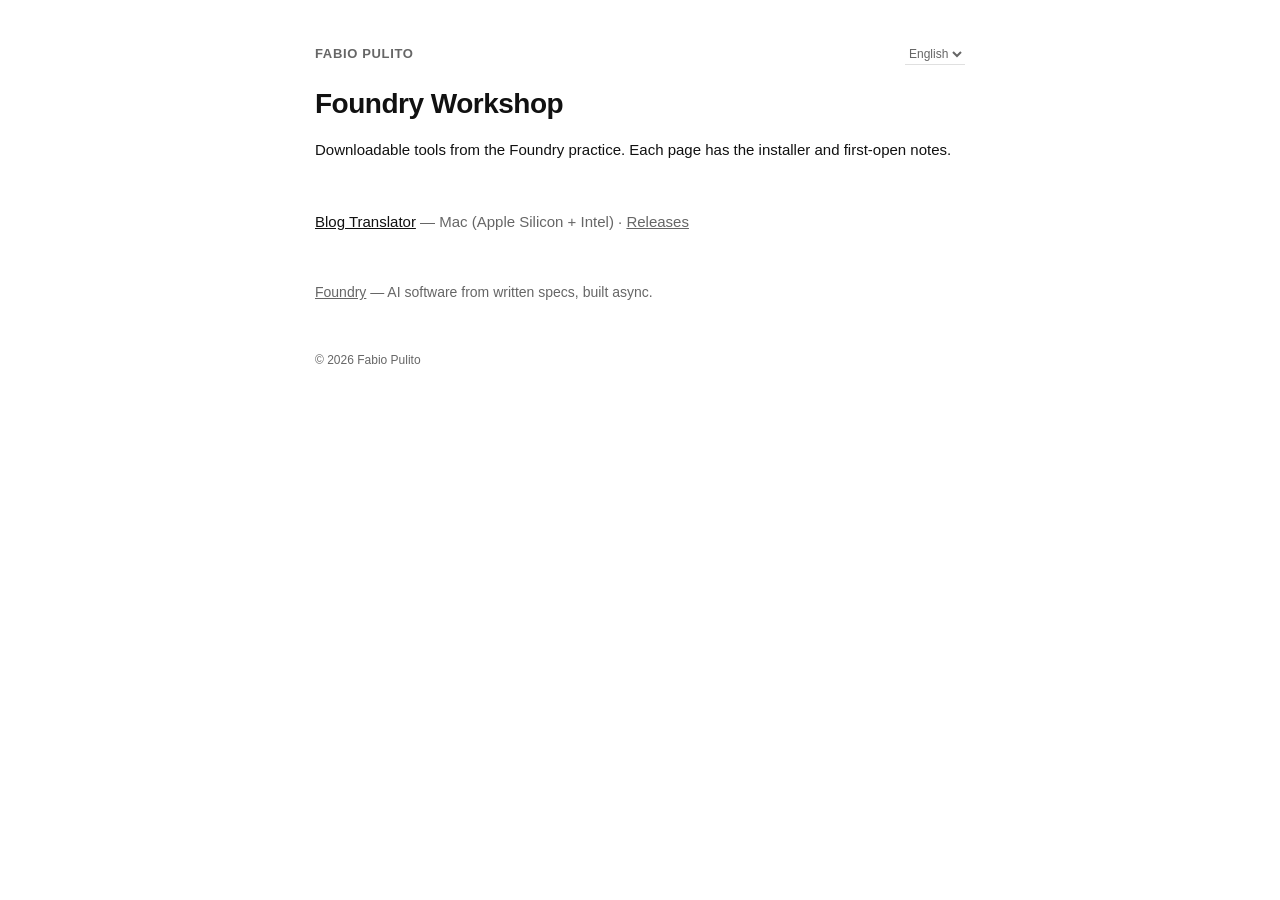
<file: index.html>
<!DOCTYPE html>
<html>
<head>
  <meta charset="utf-8" />
  <meta http-equiv="refresh" content="0; url=./en/" />
  <script>window.location.replace("./en/");</script>
  <title>Foundry Workshop</title>
</head>
<body></body>
</html>
</file>
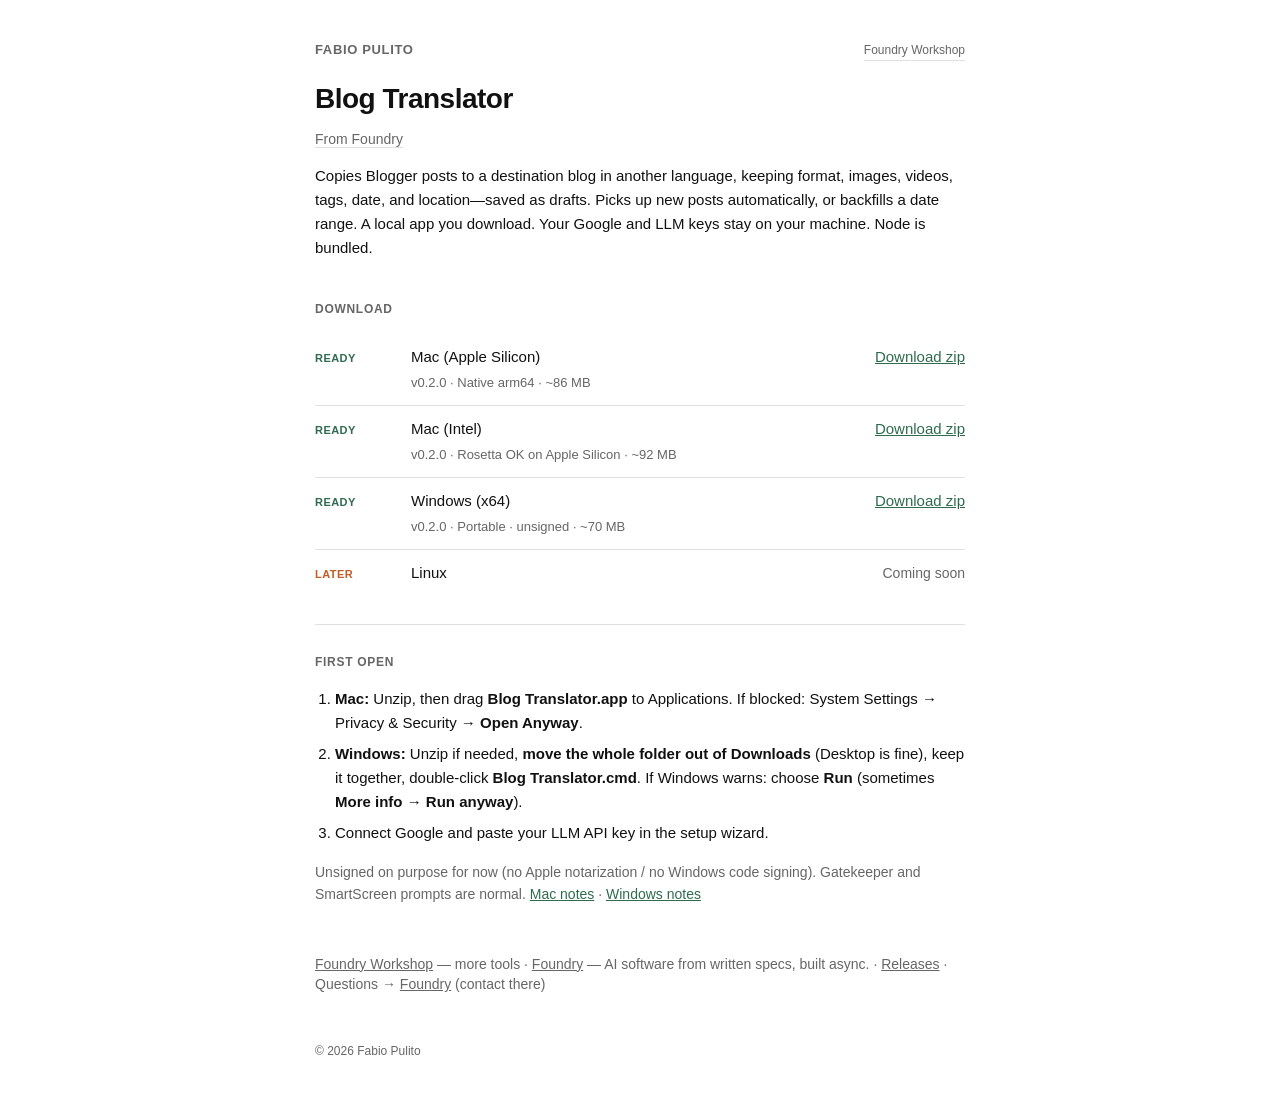
<file: blog-translator/index.html>
<!DOCTYPE html>
<html lang="en">
<head>
  <meta charset="UTF-8" />
  <meta name="viewport" content="width=device-width, initial-scale=1.0" />
  <title>Fabio Pulito — Blog Translator</title>
  <meta name="description" content="Copy Blogger posts to a destination blog in another language, keeping format, media, tags, date, and location—as drafts." />
  <meta name="author" content="Fabio Pulito" />
  <meta name="robots" content="index, follow" />
  <link rel="canonical" href="https://workshop.fabiopulito.com/blog-translator/" />
  <meta property="og:site_name" content="Foundry Workshop" />
  <meta name="application-name" content="Foundry Workshop" />
  <script type="application/ld+json">
  {
    "@context": "https://schema.org",
    "@type": "WebSite",
    "name": "Foundry Workshop",
    "url": "https://workshop.fabiopulito.com/en/"
  }
  </script>
  <link rel="stylesheet" href="styles.css" />
</head>
<body>
  <div class="container">
    <header>
      <div class="top-bar">
        <span class="site-name">Fabio Pulito</span>
        <a class="workshop-link" href="https://workshop.fabiopulito.com/en/">Foundry Workshop</a>
      </div>
      <h1>Blog Translator</h1>
      <p class="byline"><a href="https://foundry.fabiopulito.com/en/">From Foundry</a></p>
      <p class="lede">
        Copies Blogger posts to a destination blog in another language, keeping format, images, videos, tags, date, and location—saved as drafts.
        Picks up new posts automatically, or backfills a date range.
        A local app you download. Your Google and LLM keys stay on your machine. Node is bundled.
      </p>
    </header>

    <section class="body-section" aria-labelledby="download-title">
      <div class="section-title" id="download-title">Download</div>
      <ul class="platform-list">
        <li>
          <span class="status ready">Ready</span>
          <span class="name">Mac (Apple Silicon)</span>
          <a class="link" href="https://github.com/pulfabio/blog-translator-downloads/releases/download/v0.2.0/Blog-Translator-mac-arm64.zip">Download zip</a>
          <p class="note">v0.2.0 · Native arm64 · ~86&nbsp;MB<span class="dl-count" data-asset="Blog-Translator-mac-arm64.zip" hidden></span></p>
        </li>
        <li>
          <span class="status ready">Ready</span>
          <span class="name">Mac (Intel)</span>
          <a class="link" href="https://github.com/pulfabio/blog-translator-downloads/releases/download/v0.2.0/Blog-Translator-mac-x64.zip">Download zip</a>
          <p class="note">v0.2.0 · Rosetta OK on Apple Silicon · ~92&nbsp;MB<span class="dl-count" data-asset="Blog-Translator-mac-x64.zip" hidden></span></p>
        </li>
        <li>
          <span class="status ready">Ready</span>
          <span class="name">Windows (x64)</span>
          <a class="link" href="https://github.com/pulfabio/blog-translator-downloads/releases/download/v0.2.0/Blog-Translator-win-x64.zip">Download zip</a>
          <p class="note">v0.2.0 · Portable · unsigned · ~70&nbsp;MB<span class="dl-count" data-asset="Blog-Translator-win-x64.zip" hidden></span></p>
        </li>
        <li>
          <span class="status soon">Later</span>
          <span class="name">Linux</span>
          <span class="muted">Coming soon</span>
        </li>
      </ul>
    </section>

    <hr />

    <section class="body-section" aria-labelledby="setup-title">
      <div class="section-title" id="setup-title">First open</div>
      <ol>
        <li><strong>Mac:</strong> Unzip, then drag <strong>Blog Translator.app</strong> to Applications. If blocked: System Settings → Privacy &amp; Security → <strong>Open Anyway</strong>.</li>
        <li><strong>Windows:</strong> Unzip if needed, <strong>move the whole folder out of Downloads</strong> (Desktop is fine), keep it together, double‑click <strong>Blog Translator.cmd</strong>. If Windows warns: choose <strong>Run</strong> (sometimes <strong>More info</strong> → <strong>Run anyway</strong>).</li>
        <li>Connect Google and paste your LLM API key in the setup wizard.</li>
      </ol>
      <p class="muted">
        Unsigned on purpose for now (no Apple notarization / no Windows code signing). Gatekeeper and SmartScreen prompts are normal.
        <a href="https://github.com/pulfabio/blog-translator-downloads/releases/download/v0.2.0/First-Open-Mac.txt">Mac notes</a>
        ·
        <a href="https://github.com/pulfabio/blog-translator-downloads/releases/download/v0.2.0/First-Open-Windows.txt">Windows notes</a>
      </p>
    </section>

    <footer>
      <a href="https://workshop.fabiopulito.com/en/">Foundry Workshop</a>
      — more tools
      ·
      <a href="https://foundry.fabiopulito.com/en/">Foundry</a>
      — AI software from written specs, built async.
      ·
      <a href="https://github.com/pulfabio/blog-translator-downloads/releases">Releases</a>
      ·
      Questions →
      <a href="https://foundry.fabiopulito.com/en/">Foundry</a>
      (contact there)
    </footer>

    <p class="copyright">© 2026 Fabio Pulito</p>
  </div>

  <script>
  (function () {
    // Sum download_count for the same asset name across every release tag,
    // so totals survive version bumps (v0.1.0 + v0.2.0 + …).
    // Note: GitHub still resets a single asset to 0 if you --clobber it on the
    // same tag — always ship a new tag instead of replacing in place.
    var API = "https://api.github.com/repos/pulfabio/blog-translator-downloads/releases?per_page=100";
    var CACHE_KEY = "bt-dl-counts-all";
    var CACHE_MS = 60 * 60 * 1000;
    var nodes = document.querySelectorAll(".dl-count[data-asset]");
    if (!nodes.length) return;

    function label(n) {
      return n === 1 ? "1 download" : n + " downloads";
    }

    function apply(counts) {
      nodes.forEach(function (el) {
        var name = el.getAttribute("data-asset");
        if (!counts || typeof counts[name] !== "number") return;
        el.textContent = " · " + label(counts[name]);
        el.hidden = false;
      });
    }

    function fromCache() {
      try {
        var raw = sessionStorage.getItem(CACHE_KEY);
        if (!raw) return null;
        var parsed = JSON.parse(raw);
        if (!parsed || !parsed.at || Date.now() - parsed.at > CACHE_MS) return null;
        return parsed.counts;
      } catch (e) {
        return null;
      }
    }

    function toCache(counts) {
      try {
        sessionStorage.setItem(CACHE_KEY, JSON.stringify({ at: Date.now(), counts: counts }));
      } catch (e) { /* ignore */ }
    }

    function sumCounts(releases) {
      var counts = {};
      (releases || []).forEach(function (rel) {
        (rel.assets || []).forEach(function (a) {
          if (!a || !a.name) return;
          counts[a.name] = (counts[a.name] || 0) + (a.download_count || 0);
        });
      });
      return counts;
    }

    var cached = fromCache();
    if (cached) {
      apply(cached);
      return;
    }

    fetch(API, { headers: { Accept: "application/vnd.github+json" } })
      .then(function (r) {
        if (!r.ok) throw new Error("api " + r.status);
        return r.json();
      })
      .then(function (data) {
        var counts = sumCounts(data);
        toCache(counts);
        apply(counts);
      })
      .catch(function () { /* leave rows unchanged */ });
  })();
  </script>
</body>
</html>
</file>
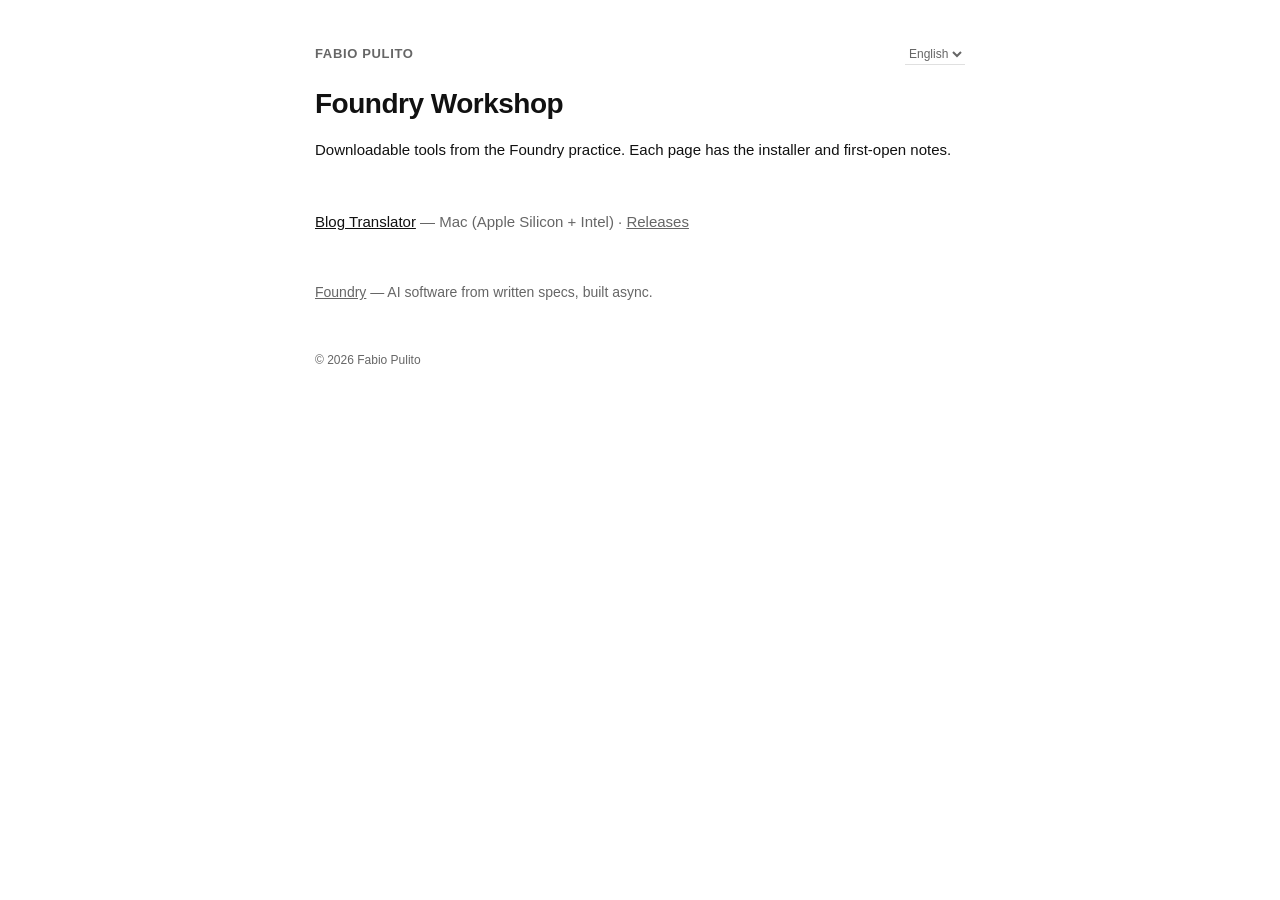
<file: en/index.html>
<!DOCTYPE html>
<html lang="en">
<head>
  <meta charset="UTF-8" />
  <meta name="viewport" content="width=device-width, initial-scale=1.0" />
  <title>Fabio Pulito — Foundry Workshop</title>
  <meta name="description" content="Foundry Workshop — downloadable tools. AI software from written specs, built async." />
  <meta name="author" content="Fabio Pulito" />
  <meta name="robots" content="index, follow" />
  <link rel="canonical" href="https://workshop.fabiopulito.com/en/" />
  <link rel="alternate" hreflang="en" href="https://workshop.fabiopulito.com/en/" />
  <link rel="alternate" hreflang="it" href="https://workshop.fabiopulito.com/it/" />
  <link rel="alternate" hreflang="x-default" href="https://workshop.fabiopulito.com/en/" />
  <meta property="og:site_name" content="Foundry Workshop" />
  <meta name="application-name" content="Foundry Workshop" />
  <script type="application/ld+json">
  {
    "@context": "https://schema.org",
    "@type": "Person",
    "name": "Fabio Pulito",
    "url": "https://workshop.fabiopulito.com/en/",
    "jobTitle": "Independent software developer",
    "description": "Foundry Workshop — downloadable tools. AI software from written specs, built async.",
    "sameAs": [
      "https://www.linkedin.com/in/fabio-pulito-9b7bb15/",
      "https://fabiopulito.com/",
      "https://english.fabiopulito.com/",
      "https://foundry.fabiopulito.com/en/",
      "https://systemic.fabiopulito.com/en/"
    ]
  }
  </script>
  <script type="application/ld+json">
  {
    "@context": "https://schema.org",
    "@type": "WebSite",
    "name": "Foundry Workshop",
    "alternateName": "Officina Foundry",
    "url": "https://workshop.fabiopulito.com/en/"
  }
  </script>
  <style>
    :root {
      --bg-color: #ffffff;
      --text-color: #111111;
      --accent-muted: #666666;
      --border-color: #e0e0e0;
    }

    body {
      font-family: -apple-system, BlinkMacSystemFont, "Segoe UI", Roboto, Helvetica, Arial, sans-serif;
      background-color: var(--bg-color);
      color: var(--text-color);
      line-height: 1.6;
      margin: 0;
      padding: 40px 20px;
    }

    .container {
      max-width: 650px;
      margin: 0 auto;
    }

    header {
      margin-bottom: 48px;
    }

    .top-bar {
      display: flex;
      justify-content: space-between;
      align-items: baseline;
      gap: 12px;
      margin-bottom: 4px;
    }

    .site-name {
      font-weight: 600;
      letter-spacing: 0.05em;
      text-transform: uppercase;
      font-size: 13px;
      color: var(--accent-muted);
    }

    .lang-switch select {
      font-family: inherit;
      font-size: 12px;
      font-weight: 500;
      color: var(--accent-muted);
      background-color: transparent;
      border: none;
      border-bottom: 1px solid var(--border-color);
      border-radius: 0;
      padding: 2px 0;
      cursor: pointer;
      max-width: 9.5em;
    }

    .lang-switch select:hover,
    .lang-switch select:focus {
      color: var(--text-color);
      border-bottom-color: var(--text-color);
      outline: none;
    }

    h1 {
      font-size: 28px;
      font-weight: 700;
      margin: 16px 0 12px;
      letter-spacing: -0.5px;
    }

    .lede {
      font-size: 15px;
      margin: 0 0 28px;
      color: var(--text-color);
    }

    ul.tools {
      list-style: none;
      padding: 0;
      margin: 0;
    }

    ul.tools li {
      margin: 0 0 0.85rem;
      font-size: 15px;
    }

    a {
      color: var(--text-color);
    }

    .meta {
      color: var(--accent-muted);
    }

    .meta a {
      color: var(--accent-muted);
    }

    footer {
      margin-top: 48px;
      font-size: 14px;
      color: var(--accent-muted);
      line-height: 1.45;
    }

    footer a {
      color: var(--accent-muted);
    }

    .copyright {
      margin-top: 48px;
      font-size: 12px;
      color: var(--accent-muted);
    }
  </style>
</head>
<body>
  <div class="container">
    <header>
      <div class="top-bar">
        <span class="site-name">Fabio Pulito</span>
        <div class="lang-switch">
          <select aria-label="Language">
            <option value="../en/" selected>English</option>
            <option value="../it/">Italiano</option>
          </select>
        </div>
      </div>
      <h1>Foundry Workshop</h1>
      <p class="lede">
        Downloadable tools from the Foundry practice. Each page has the installer and first-open notes.
      </p>
    </header>

    <ul class="tools">
      <li>
        <a href="/blog-translator/">Blog Translator</a>
        <span class="meta">
          — Mac (Apple Silicon + Intel) ·
          <a href="https://github.com/pulfabio/blog-translator-downloads/releases">Releases</a>
        </span>
      </li>
    </ul>

    <footer>
      <a href="https://foundry.fabiopulito.com/en/">Foundry</a>
      — AI software from written specs, built async.
    </footer>

    <p class="copyright">© 2026 Fabio Pulito</p>
  </div>

  <script>
  (function () {
    var sel = document.querySelector('.lang-switch select');
    if (!sel) return;
    var initial = sel.value;
    var suppressChange = false;

    function go() {
      var next = sel.value;
      if (!next || next === initial) return;
      window.location.href = next;
    }

    sel.addEventListener('keydown', function (e) {
      if (e.key === 'ArrowUp' || e.key === 'ArrowDown' || e.key === 'Home' || e.key === 'End' || e.key === 'PageUp' || e.key === 'PageDown') {
        suppressChange = true;
      }
      if (e.key === 'Enter') {
        e.preventDefault();
        go();
      }
    });

    sel.addEventListener('change', function () {
      if (suppressChange) {
        suppressChange = false;
        return;
      }
      go();
    });

    sel.addEventListener('blur', function () {
      go();
    });
  })();
  </script>
</body>
</html>
</file>
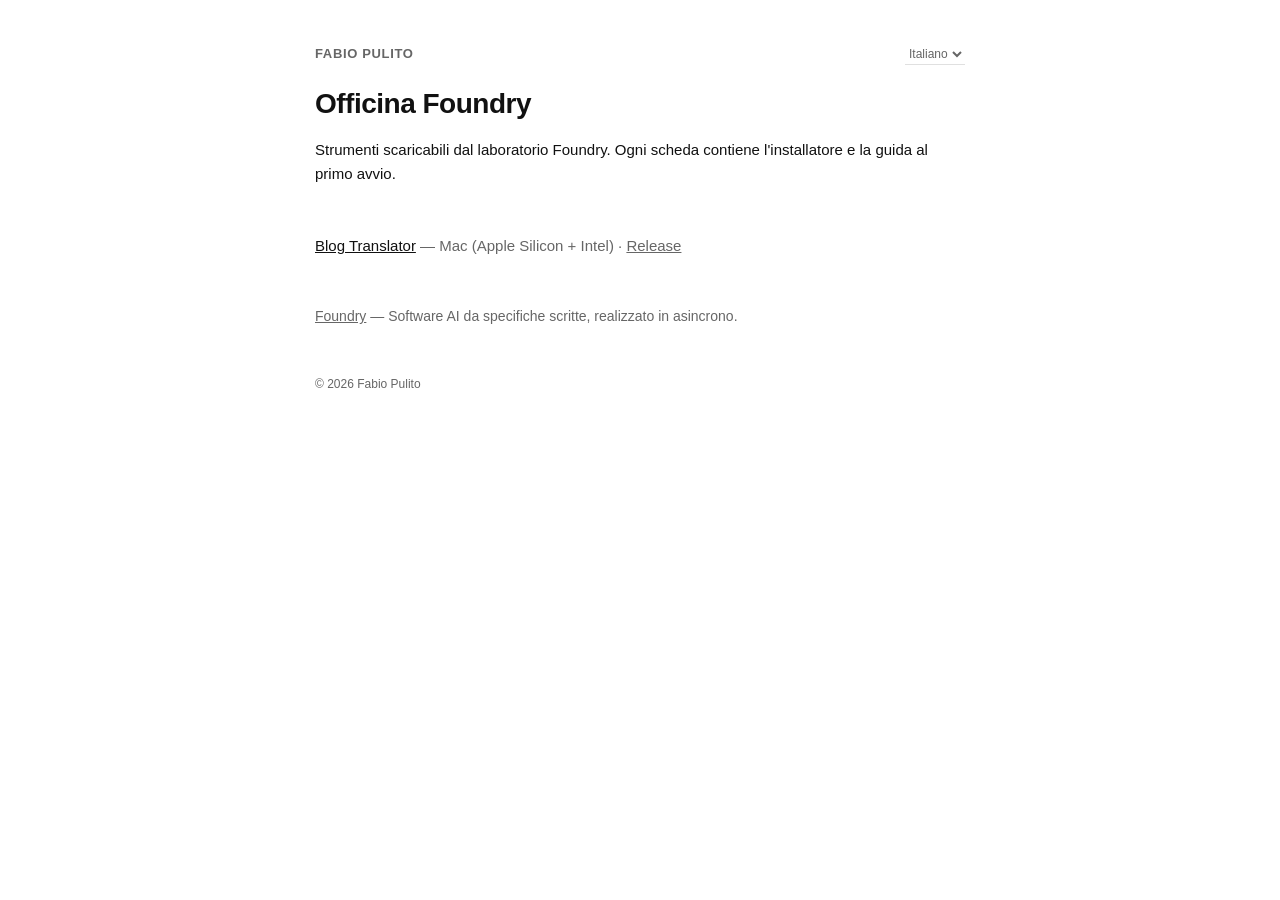
<file: it/index.html>
<!DOCTYPE html>
<html lang="it">
<head>
  <meta charset="UTF-8" />
  <meta name="viewport" content="width=device-width, initial-scale=1.0" />
  <title>Fabio Pulito — Officina Foundry</title>
  <meta name="description" content="Strumenti scaricabili dal laboratorio Foundry. Ogni scheda contiene l'installatore e la guida al primo avvio." />
  <meta name="author" content="Fabio Pulito" />
  <meta name="robots" content="index, follow" />
  <link rel="canonical" href="https://workshop.fabiopulito.com/it/" />
  <link rel="alternate" hreflang="en" href="https://workshop.fabiopulito.com/en/" />
  <link rel="alternate" hreflang="it" href="https://workshop.fabiopulito.com/it/" />
  <link rel="alternate" hreflang="x-default" href="https://workshop.fabiopulito.com/en/" />
  <meta property="og:site_name" content="Officina Foundry" />
  <meta name="application-name" content="Officina Foundry" />
  <script type="application/ld+json">
  {
    "@context": "https://schema.org",
    "@type": "Person",
    "name": "Fabio Pulito",
    "url": "https://workshop.fabiopulito.com/it/",
    "jobTitle": "Sviluppatore software indipendente",
    "description": "Strumenti scaricabili dal laboratorio Foundry. Ogni scheda contiene l'installatore e la guida al primo avvio.",
    "sameAs": [
      "https://www.linkedin.com/in/fabio-pulito-9b7bb15/",
      "https://fabiopulito.com/",
      "https://english.fabiopulito.com/",
      "https://foundry.fabiopulito.com/it/",
      "https://systemic.fabiopulito.com/it/"
    ]
  }
  </script>
  <script type="application/ld+json">
  {
    "@context": "https://schema.org",
    "@type": "WebSite",
    "name": "Officina Foundry",
    "alternateName": "Foundry Workshop",
    "url": "https://workshop.fabiopulito.com/it/"
  }
  </script>
  <style>
    :root {
      --bg-color: #ffffff;
      --text-color: #111111;
      --accent-muted: #666666;
      --border-color: #e0e0e0;
    }

    body {
      font-family: -apple-system, BlinkMacSystemFont, "Segoe UI", Roboto, Helvetica, Arial, sans-serif;
      background-color: var(--bg-color);
      color: var(--text-color);
      line-height: 1.6;
      margin: 0;
      padding: 40px 20px;
    }

    .container {
      max-width: 650px;
      margin: 0 auto;
    }

    header {
      margin-bottom: 48px;
    }

    .top-bar {
      display: flex;
      justify-content: space-between;
      align-items: baseline;
      gap: 12px;
      margin-bottom: 4px;
    }

    .site-name {
      font-weight: 600;
      letter-spacing: 0.05em;
      text-transform: uppercase;
      font-size: 13px;
      color: var(--accent-muted);
    }

    .lang-switch select {
      font-family: inherit;
      font-size: 12px;
      font-weight: 500;
      color: var(--accent-muted);
      background-color: transparent;
      border: none;
      border-bottom: 1px solid var(--border-color);
      border-radius: 0;
      padding: 2px 0;
      cursor: pointer;
      max-width: 9.5em;
    }

    .lang-switch select:hover,
    .lang-switch select:focus {
      color: var(--text-color);
      border-bottom-color: var(--text-color);
      outline: none;
    }

    h1 {
      font-size: 28px;
      font-weight: 700;
      margin: 16px 0 12px;
      letter-spacing: -0.5px;
    }

    .lede {
      font-size: 15px;
      margin: 0 0 28px;
      color: var(--text-color);
    }

    ul.tools {
      list-style: none;
      padding: 0;
      margin: 0;
    }

    ul.tools li {
      margin: 0 0 0.85rem;
      font-size: 15px;
    }

    a {
      color: var(--text-color);
    }

    .meta {
      color: var(--accent-muted);
    }

    .meta a {
      color: var(--accent-muted);
    }

    footer {
      margin-top: 48px;
      font-size: 14px;
      color: var(--accent-muted);
      line-height: 1.45;
    }

    footer a {
      color: var(--accent-muted);
    }

    .copyright {
      margin-top: 48px;
      font-size: 12px;
      color: var(--accent-muted);
    }
  </style>
</head>
<body>
  <div class="container">
    <header>
      <div class="top-bar">
        <span class="site-name">Fabio Pulito</span>
        <div class="lang-switch">
          <select aria-label="Lingua">
            <option value="../en/">English</option>
            <option value="../it/" selected>Italiano</option>
          </select>
        </div>
      </div>
      <h1>Officina Foundry</h1>
      <p class="lede">
        Strumenti scaricabili dal laboratorio Foundry. Ogni scheda contiene l'installatore e la guida al primo avvio.
      </p>
    </header>

    <ul class="tools">
      <li>
        <a href="/blog-translator/">Blog Translator</a>
        <span class="meta">
          — Mac (Apple Silicon + Intel) ·
          <a href="https://github.com/pulfabio/blog-translator-downloads/releases">Release</a>
        </span>
      </li>
    </ul>

    <footer>
      <a href="https://foundry.fabiopulito.com/it/">Foundry</a>
      — Software AI da specifiche scritte, realizzato in asincrono.
    </footer>

    <p class="copyright">© 2026 Fabio Pulito</p>
  </div>

  <script>
  (function () {
    var sel = document.querySelector('.lang-switch select');
    if (!sel) return;
    var initial = sel.value;
    var suppressChange = false;

    function go() {
      var next = sel.value;
      if (!next || next === initial) return;
      window.location.href = next;
    }

    sel.addEventListener('keydown', function (e) {
      if (e.key === 'ArrowUp' || e.key === 'ArrowDown' || e.key === 'Home' || e.key === 'End' || e.key === 'PageUp' || e.key === 'PageDown') {
        suppressChange = true;
      }
      if (e.key === 'Enter') {
        e.preventDefault();
        go();
      }
    });

    sel.addEventListener('change', function () {
      if (suppressChange) {
        suppressChange = false;
        return;
      }
      go();
    });

    sel.addEventListener('blur', function () {
      go();
    });
  })();
  </script>
</body>
</html>
</file>
<file: blog-translator/styles.css>
:root {
  --bg-color: #ffffff;
  --text-color: #111111;
  --accent-muted: #666666;
  --border-color: #e0e0e0;
  /* Product skin (hybrid) */
  --leaf: #2f6b4f;
  --accent: #c45c26;
  --paper-tint: #fafcfb;
}

*,
*::before,
*::after {
  box-sizing: border-box;
}

body {
  font-family: -apple-system, BlinkMacSystemFont, "Segoe UI", Roboto, Helvetica, Arial, sans-serif;
  background-color: var(--bg-color);
  color: var(--text-color);
  line-height: 1.6;
  margin: 0;
  padding: 40px 20px;
}

.container {
  max-width: 650px;
  margin: 0 auto;
}

header {
  margin-bottom: 40px;
}

.top-bar {
  display: flex;
  justify-content: space-between;
  align-items: baseline;
  gap: 12px;
  margin-bottom: 4px;
}

.site-name {
  font-weight: 600;
  letter-spacing: 0.05em;
  text-transform: uppercase;
  font-size: 13px;
  color: var(--accent-muted);
}

.workshop-link {
  font-size: 12px;
  font-weight: 500;
  color: var(--accent-muted);
  text-decoration: none;
  border-bottom: 1px solid var(--border-color);
}

.workshop-link:hover {
  color: var(--text-color);
  border-bottom-color: var(--text-color);
}

h1 {
  font-size: 28px;
  font-weight: 700;
  margin: 16px 0 6px;
  letter-spacing: -0.5px;
}

.byline {
  margin: 0 0 14px;
  font-size: 14px;
  color: var(--accent-muted);
}

.byline a {
  color: var(--accent-muted);
  text-decoration: none;
  border-bottom: 1px solid var(--border-color);
}

.byline a:hover {
  color: var(--text-color);
  border-bottom-color: var(--text-color);
}

.lede {
  font-size: 15px;
  margin: 0;
  color: var(--text-color);
}

.body-section {
  margin-bottom: 8px;
}

.section-title {
  font-size: 12px;
  font-weight: 600;
  letter-spacing: 0.06em;
  text-transform: uppercase;
  color: var(--accent-muted);
  margin: 0 0 14px;
}

hr {
  border: none;
  border-top: 1px solid var(--border-color);
  margin: 28px 0;
}

.platform-list {
  list-style: none;
  margin: 0;
  padding: 0;
}

.platform-list li {
  display: grid;
  grid-template-columns: 5rem 1fr auto;
  gap: 0.25rem 1rem;
  align-items: baseline;
  padding: 0.7rem 0;
  border-bottom: 1px solid var(--border-color);
  font-size: 15px;
}

.platform-list li:last-child {
  border-bottom: none;
}

.platform-list .note {
  grid-column: 2 / -1;
  margin: 0;
  font-size: 13px;
  color: var(--accent-muted);
}

.platform-list .dl-count {
  color: var(--accent-muted);
  font-weight: 400;
}

.status {
  font-size: 11px;
  font-weight: 650;
  letter-spacing: 0.04em;
  text-transform: uppercase;
}

.status.ready {
  color: var(--leaf);
}

.status.soon {
  color: var(--accent);
}

.name {
  font-weight: 500;
}

.muted {
  color: var(--accent-muted);
  font-size: 15px;
}

a {
  color: var(--text-color);
}

.platform-list .link {
  color: var(--leaf);
  font-weight: 500;
}

ol {
  margin: 0 0 1rem;
  padding-left: 1.25rem;
  color: var(--text-color);
  font-size: 15px;
}

ol li {
  margin-bottom: 0.45rem;
}

.body-section .muted {
  font-size: 14px;
}

.body-section .muted a {
  color: var(--leaf);
}

footer {
  margin-top: 48px;
  font-size: 14px;
  color: var(--accent-muted);
  line-height: 1.45;
}

footer a {
  color: var(--accent-muted);
}

.copyright {
  margin-top: 48px;
  font-size: 12px;
  color: var(--accent-muted);
}

@media (max-width: 540px) {
  .platform-list li {
    grid-template-columns: 4.25rem 1fr;
  }

  .platform-list .link,
  .platform-list .muted,
  .platform-list .note {
    grid-column: 2;
  }
}
</file>
